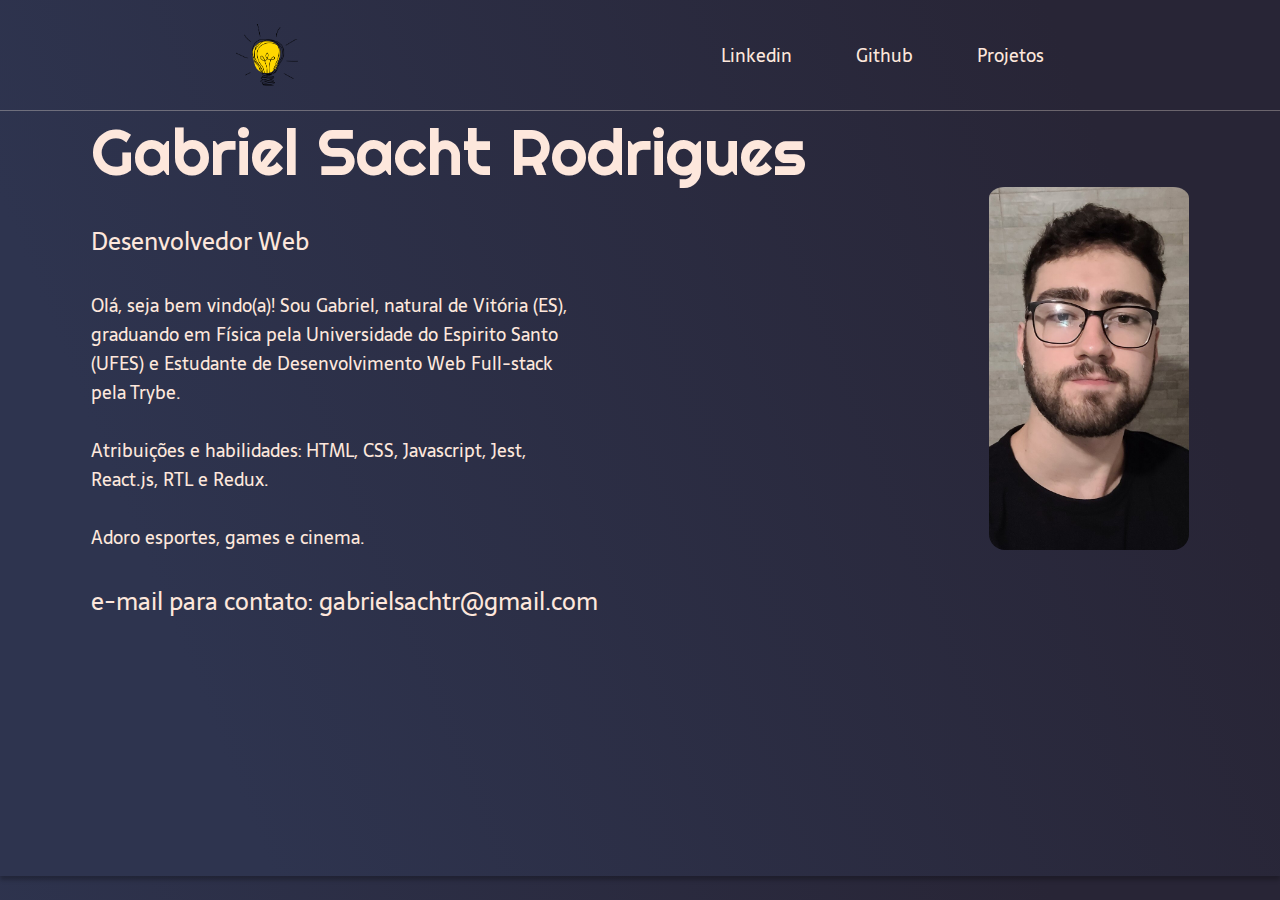
<file: index.html>
<!DOCTYPE html>
<html lang="pt-BR">
<head>
    <meta charset="UTF-8">
    <meta name="viewport" content="width=device-width, initial-scale=1.0">
    <title>Gabriel Sacht Rodrigues</title>
    <link rel="stylesheet" href="./css/style.css">
    <link rel="preconnect" href="https://fonts.googleapis.com">
    <link rel="preconnect" href="https://fonts.gstatic.com" crossorigin>
    <link href="https://fonts.googleapis.com/css2?family=Righteous&family=Sarala&display=swap" rel="stylesheet">
</head>
<body>
    <header class="cabecalho">
        <img src="./img/wing.png" class="cabecalho-logo" alt="Logo web">
        <nav class="cabecalho-navegacao">
            <a href="https://www.linkedin.com/in/gabrielsacht/" target="_blank" class="cabecalho-navegacao-item">Linkedin</a>
            <a href="https://github.com/gabrielsacht" target="_blank" class="cabecalho-navegacao-item">Github</a>
            <a href="https://gabrielsacht.github.io/Portifolio/projetos/index.html" class="cabecalho-navegacao-item">Projetos</a>
        </nav>
    </header>

    <main class="container">
        <section class="container-main">
            <div class="container-main-titulo">
                <h1 class="container-main-titulo-primario">Gabriel Sacht Rodrigues</h1>
                <h2 class="container-main-titulo-subtitulo">Desenvolvedor Web</h2>
                <p class="container-main-paragrafo">Olá, seja bem vindo(a)!

                    Sou Gabriel, natural de Vitória (ES), graduando em Física pela Universidade do Espirito Santo (UFES) e Estudante de Desenvolvimento Web Full-stack pela Trybe. 
                    
                    <br><br>Atribuições e habilidades: HTML, CSS, Javascript, Jest, React.js, RTL e Redux. 
                    
                    <br><br>Adoro esportes, games e cinema.</p>
                <h2 class="container-main-titulo-subtitulo">
                    e-mail para contato: gabrielsachtr@gmail.com
                </h2>
            </div>
            <img src="./img/minha_foto.jpg" class="container-main-imagem" alt="Imagem">
        </section> 
    </main>
</body>
</html>
</file>
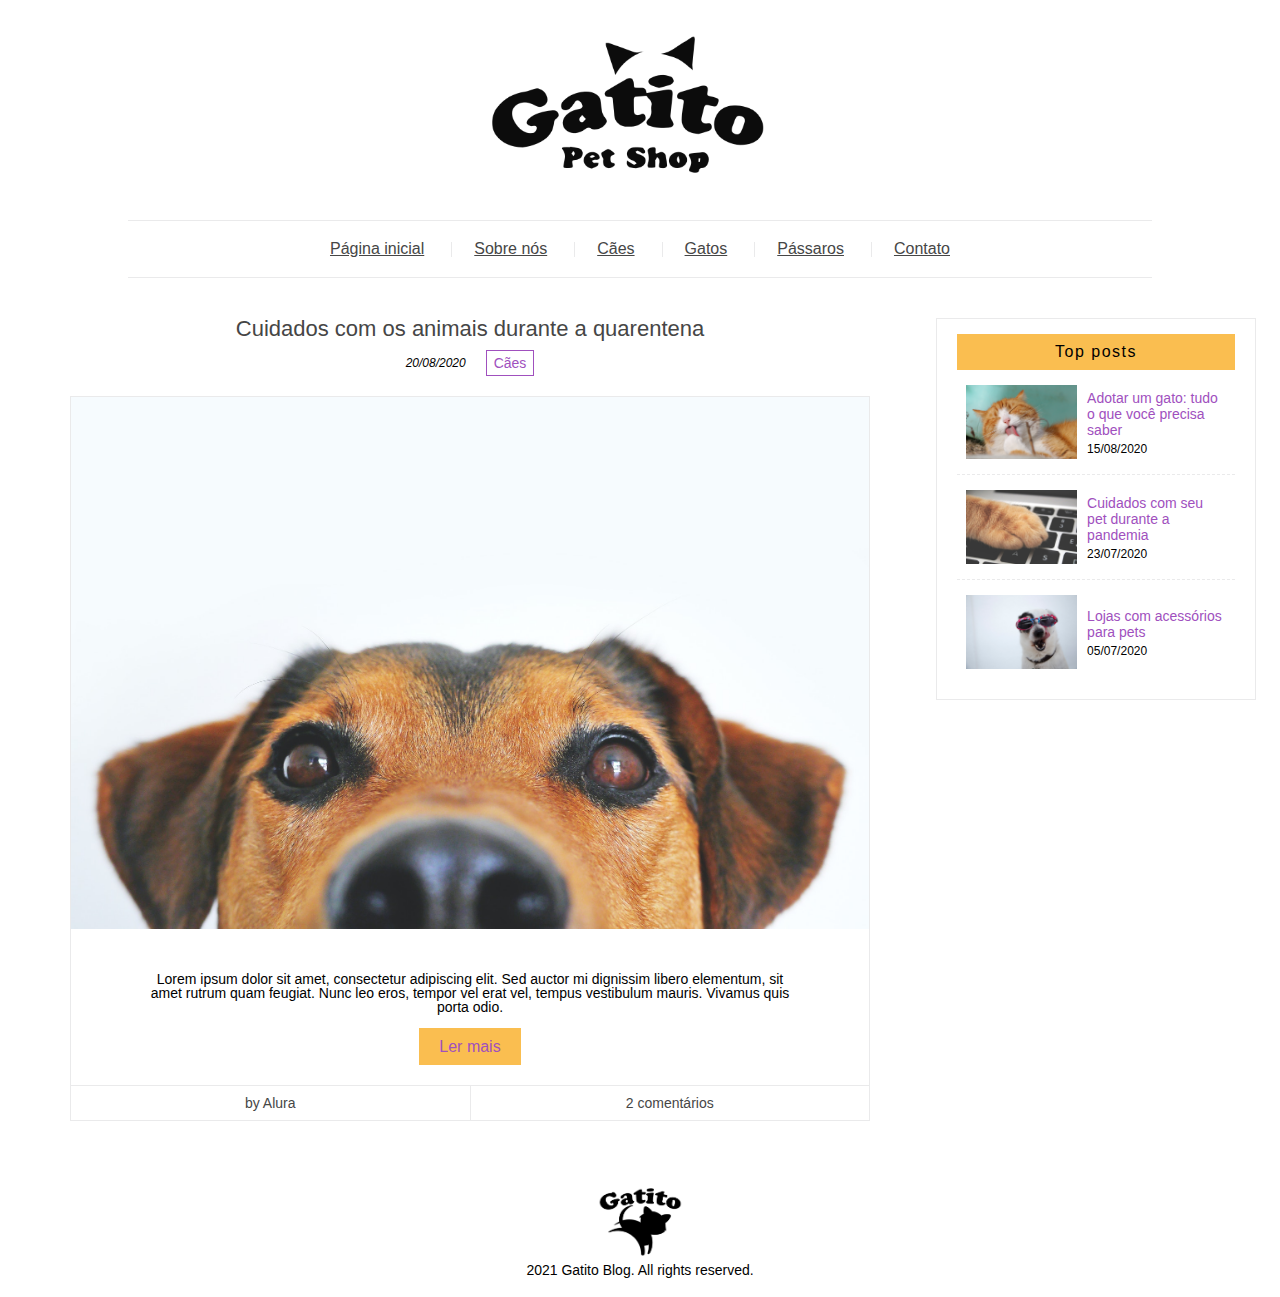
<file: blog_gatito_sass/index.html>
<!DOCTYPE html>
<html>
<head>
    <meta charset="UTF-8">
    <meta name="viewport" content="width=device-width, initial-scale=1.0">
    <meta http-equiv="X-UA-Compatible" content="ie=edge">
    <title>Gatito Petshop</title>
    <link rel="stylesheet" href="css/reset.css">
    <link rel="stylesheet" href="css/style.css">
</head>
<body>
    <header class="header">
        <figure class="header__logo">
            <img src="assets/img/logo.png" alt="Logo" class="header__img">
        </figure>
        <nav class="header__menu menu">
            <ul class="menu__list">
                <li class="menu__links"><a href="index.html" class="menu__link">Página inicial</a></li>
                <li class="menu__links"><a href="about.html" class="menu__link">Sobre nós</a></li>
                <li class="menu__links"><a href="collection.html" class="menu__link">Cães</a></li>
                <li class="menu__links"><a href="collection.html" class="menu__link">Gatos</a></li>
                <li class="menu__links"><a href="collection.html" class="menu__link">Pássaros</a></li>
                <li class="menu__links"><a href="contact.html" class="menu__link">Contato</a></li>
            </ul>
        </nav>
    </header>

    <main class="main">
        <div class="main__content">
            <article class="main__post">
                <a href="article.html" class="main__title">Cuidados com os animais durante a quarentena</a>
                <div class="main__subtitle">
                    <p class="main__date">20/08/2020</p>
                    <span class="main__tag">Cães</span>
                </div>
                <div class="main__details">
                    <img src="assets/img/dog.jpg" alt="Cachorro" class="main__img" />
                    <p class="main__description">Lorem ipsum dolor sit amet, consectetur adipiscing elit. Sed auctor mi dignissim libero elementum, sit amet rutrum quam feugiat. Nunc leo eros, tempor vel erat vel, tempus vestibulum mauris. Vivamus quis porta odio.</p>
                    <a href="#" class="main__btn">Ler mais</a>
                    <div class="main__info">
                        <div class="main__author">
                            <p class="main__p">by Alura</p>
                        </div>
                        <div class="main__comments">
                            <a href="#" class="main__a">2 comentários</a>
                        </div>
                    </div>
                </div>
            </article>
        </div>
        <div class="main__sidebar sidebar">
            <aside class="sidebar__top">
                <p class="sidebar__title">Top posts</p>
                <ul class="sidebar__posts">
                    <li class="sidebar__list">
                        <img src="assets/img/cat.jpg" alt="Gato" class="sidebar__img" />
                        <div class="sidebar__details">
                            <a href="article.html" class="sidebar__post-title">Adotar um gato: tudo o que você precisa saber</a>
                            <p class="sidebar__post-date">15/08/2020</p>
                        </div>
                    </li>
                    <li class="sidebar__list">
                        <img src="assets/img/pc.jpg" alt="Pc" class="sidebar__img" />
                        <div class="sidebar__details">
                            <a href="article.html" class="sidebar__post-title">Cuidados com seu pet durante a pandemia</a>
                            <p class="sidebar__post-date">23/07/2020</p>
                        </div>
                    </li>
                    <li class="sidebar__list">
                        <img src="assets/img/sun.jpg" alt="Lojas" class="sidebar__img" />
                            <div class="sidebar__details">
                                <a href="article.html" class="sidebar__post-title">Lojas com acessórios para pets</a>
                                <p class="sidebar__post-date">05/07/2020</p>
                            </div>
                    </li>
                </ul>
            </aside>
        </div>
    </main>

    <footer class="footer">
        <img src="assets/img/footer-logo.png" alt="Footer logo" class="footer__logo" />
        <p class="footer__txt">2021 Gatito Blog. All rights reserved.</p>
    </footer>
    
</body>
</html>
</file>
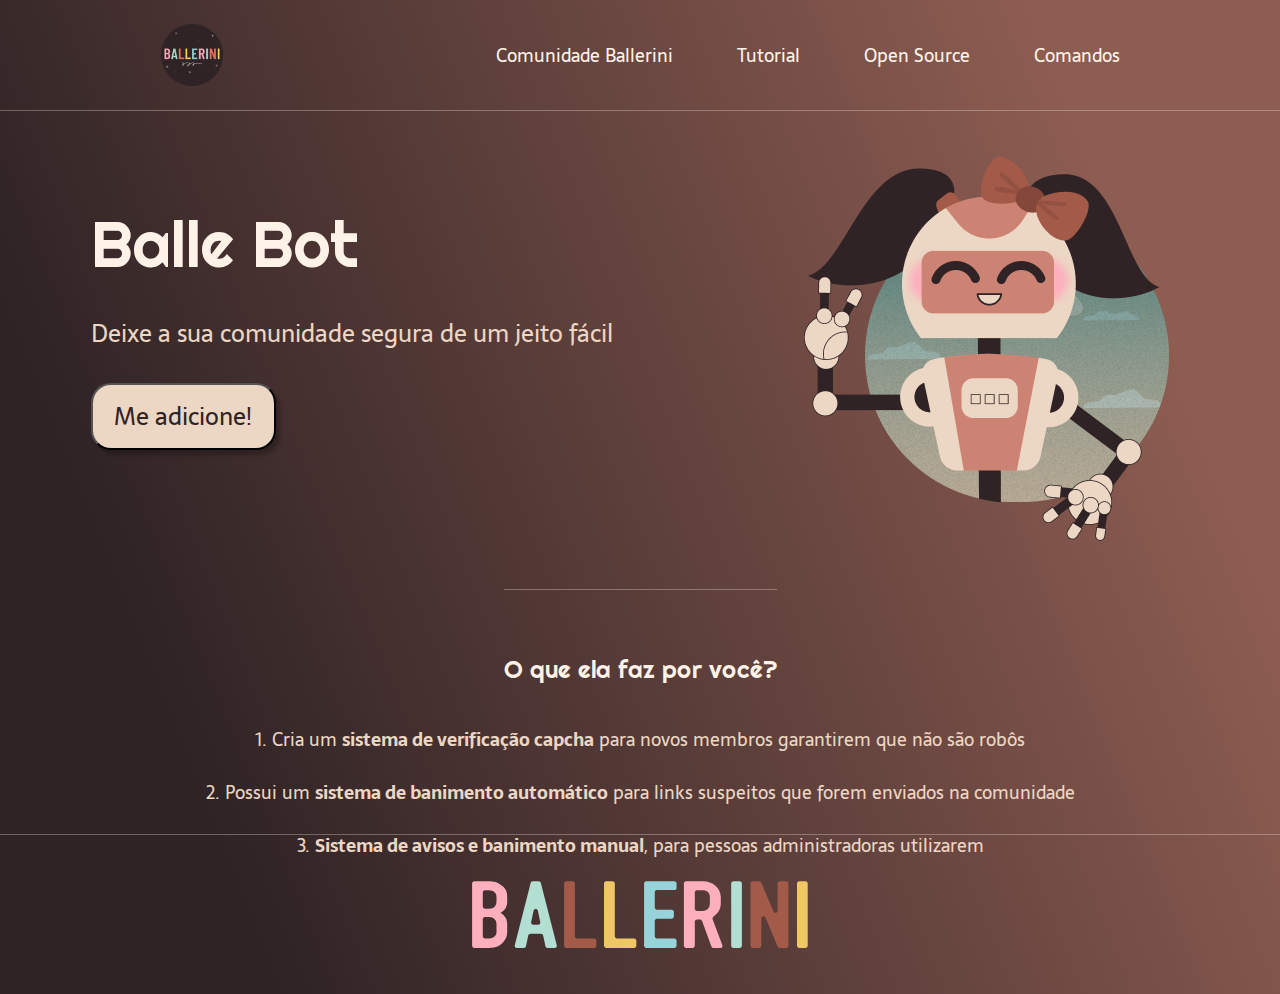
<file: landing_page/index.html>
<!DOCTYPE html>
<html lang="pt-BR">
<head>
    <meta charset="UTF-8">
    <meta name="viewport" content="width=device-width, initial-scale=1.0">
    <title>Balle bot - Modere sua comunidade do discord</title>
    <link rel="stylesheet" href="./css/style.css">
    <link rel="preconnect" href="https://fonts.googleapis.com">
    <link rel="preconnect" href="https://fonts.gstatic.com" crossorigin>
    <link href="https://fonts.googleapis.com/css2?family=Righteous&family=Sarala&display=swap" rel="stylesheet">
</head>
<body>
    <header class="cabecalho">
        <img src="./img/logo.png" class="cabecalho-logo" alt="Logo comunidade Ballerini">
        <nav class="cabecalho-navegacao">
            <a href="https://discord.com/invite/wagxzStdcR" target="_blank" class="cabecalho-navegacao-item">Comunidade Ballerini</a>
            <a href="" class="cabecalho-navegacao-item">Tutorial</a>
            <a href="" class="cabecalho-navegacao-item">Open Source</a>
            <a href="" class="cabecalho-navegacao-item">Comandos</a>
        </nav>
    </header>

    <main class="container">
        <section class="container-main">
            <div class="container-main-titulo">
                <h1 class="container-main-titulo-primario">Balle Bot</h1>
                <h2 class="container-main-titulo-subtitulo">Deixe a sua comunidade segura de um jeito fácil</h2>
                <button class="container-main-titulo-botao">Me adicione!</button>
            </div>

            <img src="./img/balle_img.png" class="container-main-imagem" alt="Imagem Bot Balle">
        </section> 

        <section class="container-secundario">
            <h3 class="container-secundario-titulo">
                O que ela faz por você?
            </h3>
            <p class="container-secundario-paragrafo">
                1. Cria um <strong>sistema de verificação capcha</strong> para novos membros garantirem que não são robôs
            </p>
            <p class="container-secundario-paragrafo">
                2. Possui um <strong>sistema de banimento automático</strong> para links suspeitos que forem enviados na comunidade
            </p>
            <p class="container-secundario-paragrafo">
                3. <strong>Sistema de avisos e banimento manual</strong>, para pessoas administradoras utilizarem
            </p>
        </section>
    </main>

    <footer class="rodape">
        <img src="./img/BALLERINI.svg" class="rodape-imagem" alt="imagem de rodapé BALLERINI">
    </footer>
</body>
</html>
</file>
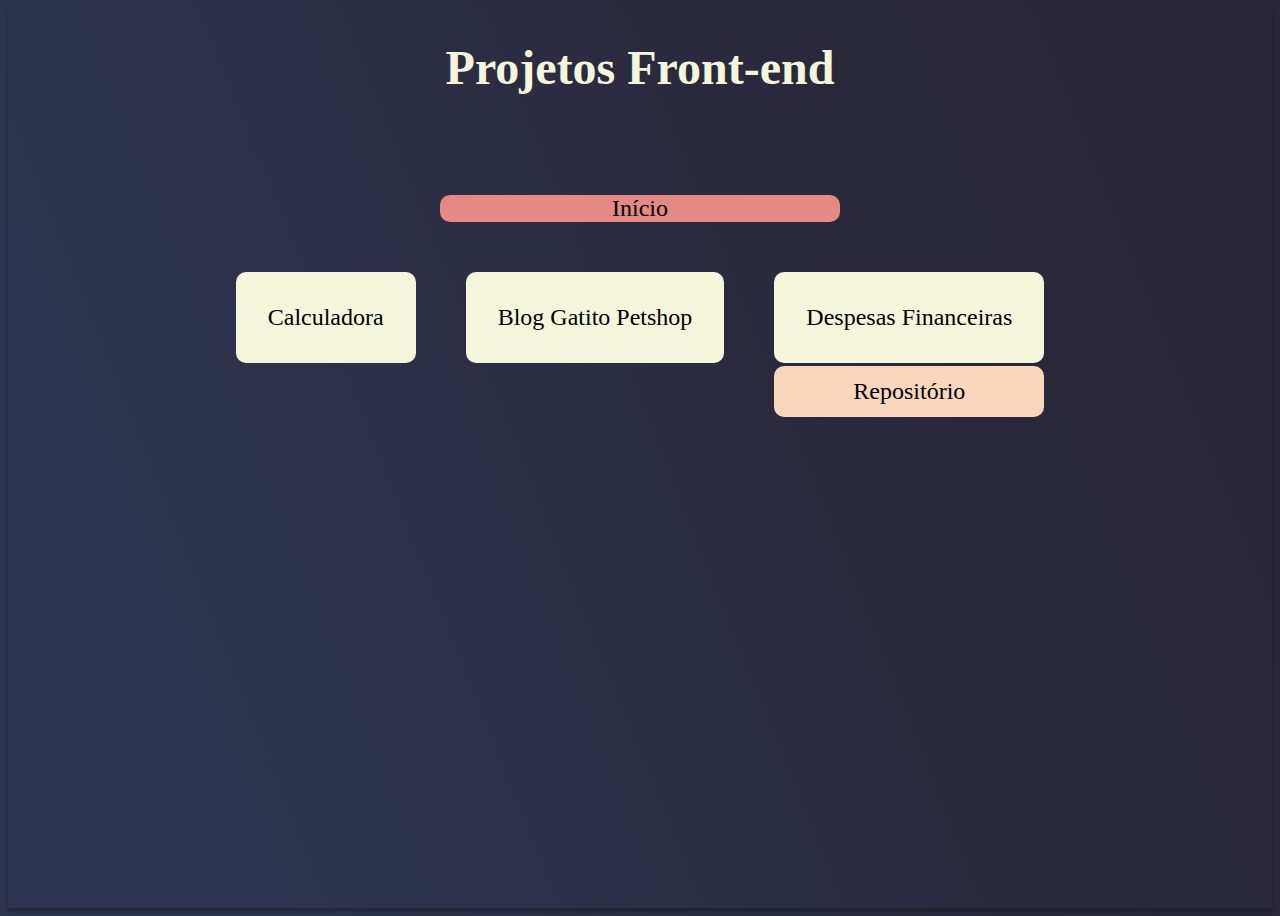
<file: projetos/index.html>
<!DOCTYPE html>
<html lang="pt-bt">
<head>
    <meta charset="UTF-8">
    <meta name="viewport" content="width=device-width, initial-scale=1.0">
    <title>portifólio</title>
    <style>
        body {
            background: linear-gradient(68.15deg, #2E344F 16.62%, #282536 85.61%);
            box-shadow: 0px 4px 4px rgba(0, 0, 0, 0.25);
            height: 100vh;
            font-family: Georgia, 'Times New Roman', Times, serif;
        }
        header {
          display: flex;
          flex-direction: column;
          align-items: center;
        }
        h1 {
          text-align: center;
          color: beige;
          font-size: 3rem;
          margin-bottom: 100px;
        }
        .itens {
          display: flex;
          flex-direction: row;
          justify-content: center;
          gap: 50px
        }
        .itens-card {
          display: flex;
          flex-direction: column;
          gap: 3px;
        }
        .link {
          text-align: center;
          background-color: beige;
          padding: 32px;
          border-radius: 10px;
          text-decoration: none;
          color: black;
          font-size: 1.5rem;
        }
        .link-secondary {
          text-align: center;
          background-color: #FAD6BD;
          padding: 12px;
          border-radius: 10px;
          text-decoration: none;
          color: black;
          font-size: 1.5rem;
        }
        .link-home {
          border-radius: 10px;
          width: 400px;
          text-align: center;
          background-color: #E48984;
          text-decoration: none;
          color: black;
          font-size: 1.5rem;
          margin-bottom: 50px;
        }
    </style>
</head>
<body>
    <header>
      <h1>Projetos Front-end</h1>
      <a class="link-home" href="https://gabrielsacht.github.io/Portifolio/" >Início</a>
    </header>
    
    <div class="itens">
      <div class="itens-card">
        <a class="link" href="https://gabrielsacht.github.io/Portifolio/projetos/calculadora/calculadora.html" target="_blank">Calculadora</a>
      </div>
      <div class="itens-card">
        <a class="link" href="https://gabrielsacht.github.io/Portifolio/projetos/blog_gatito_sass/index.html" target="_blank">Blog Gatito Petshop</a>
      </div>
      <div class="itens-card">
        <a class="link" href="https://gabrielsacht.github.io/trybewallet/" target="_blank">Despesas Financeiras</a>
        <a class="link-secondary" href="https://github.com/gabrielsacht/trybewallet" target="_blank">Repositório</a>
      </div>     
      
    </div>
</body>
</html>
</file>
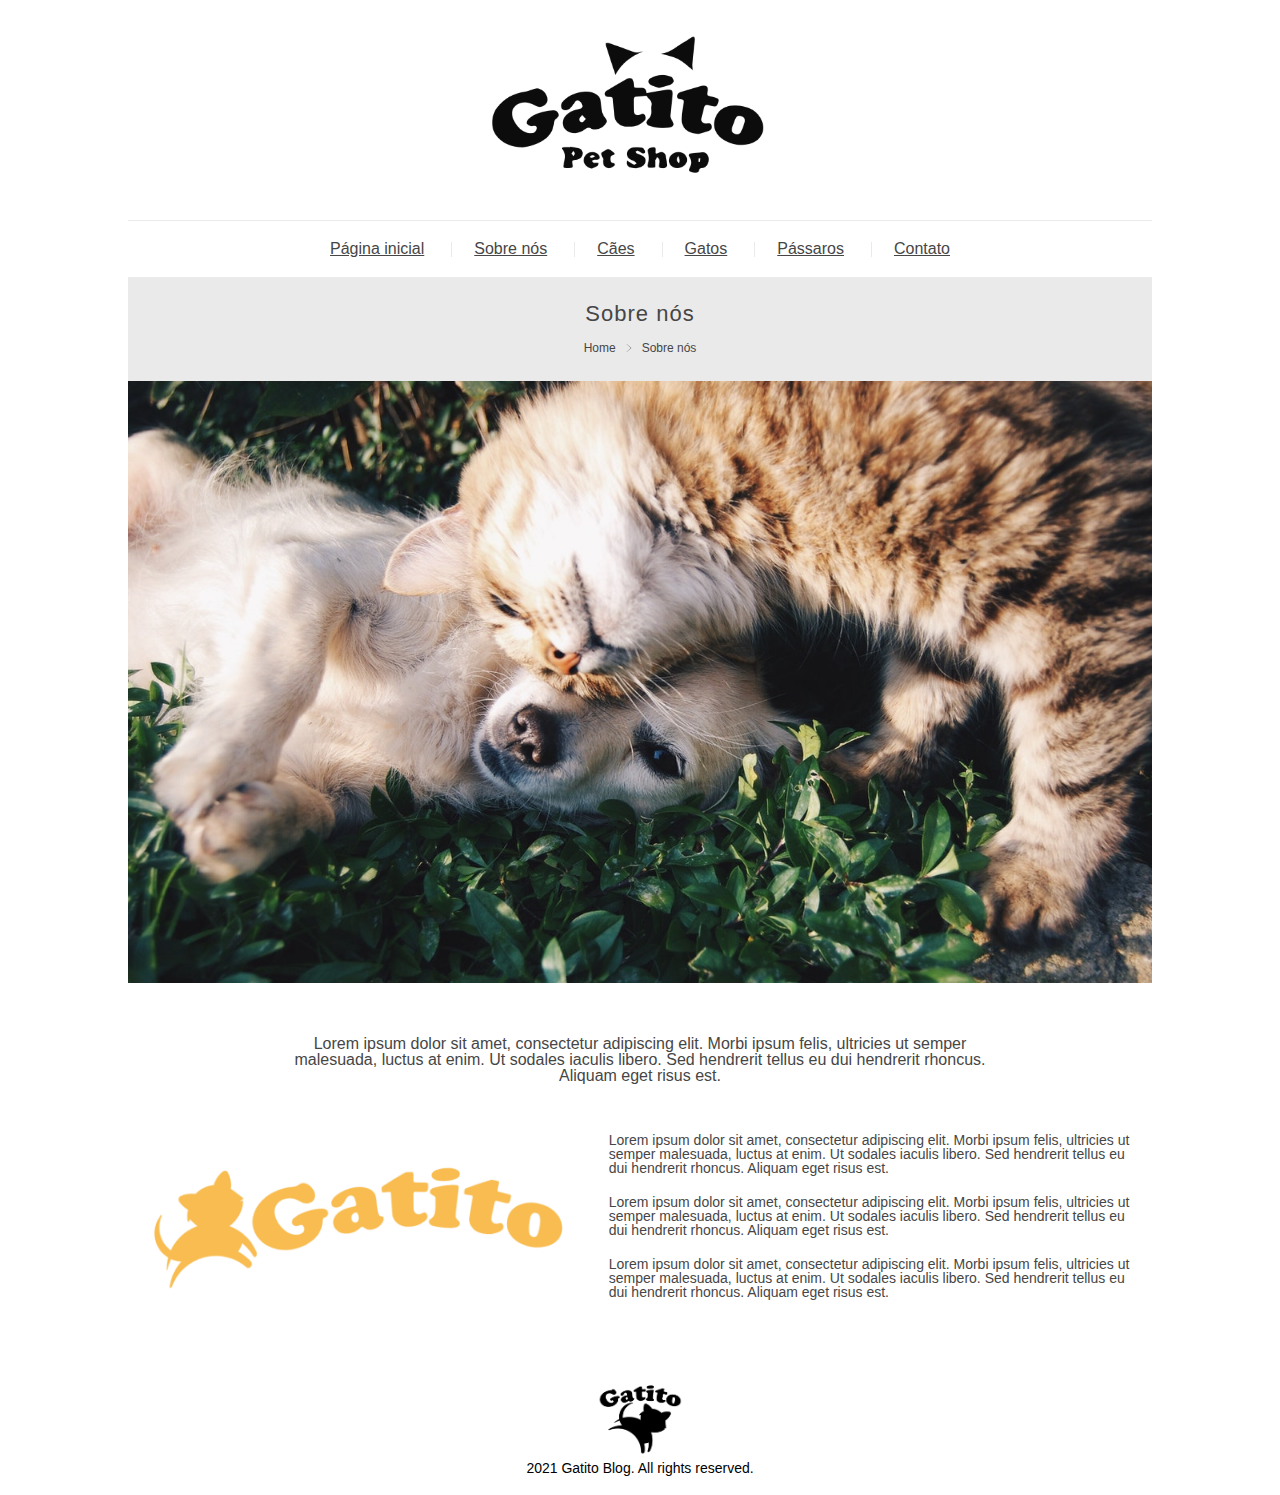
<file: blog_gatito_sass/about.html>
<!DOCTYPE html>
<html>
<head>
    <meta charset="UTF-8">
    <meta name="viewport" content="width=device-width, initial-scale=1.0">
    <meta http-equiv="X-UA-Compatible" content="ie=edge">
    <title>Gatito Petshop</title>
    <link rel="stylesheet" href="css/reset.css">
    <link rel="stylesheet" href="css/style.css">
</head>
<body>
    <header class="header">
        <figure class="header__logo">
            <img src="assets/img/logo.png" alt="Logo" class="header__img">
        </figure>
        <nav class="header__menu menu">
            <ul class="menu__list">
                <li class="menu__links"><a href="index.html" class="menu__link">Página inicial</a></li>
                <li class="menu__links"><a href="about.html" class="menu__link">Sobre nós</a></li>
                <li class="menu__links"><a href="collection.html" class="menu__link">Cães</a></li>
                <li class="menu__links"><a href="collection.html" class="menu__link">Gatos</a></li>
                <li class="menu__links"><a href="collection.html" class="menu__link">Pássaros</a></li>
                <li class="menu__links"><a href="contact.html" class="menu__link">Contato</a></li>
            </ul>
        </nav>
    </header>
    
    <article class="about">
        <div class="about__title">
            <h1 class="about__h1">Sobre nós</h1>
            <div class="about__breadcrumb breadcrumb">
                <a href="index.html" class="breadcrumb__link">Home</a>
                <img src="assets/img/arrow.svg" alt="Seta" class="breadcrumb__img" />
                <a href="about.html" class="breadcrumb__link">Sobre nós</a>
            </div>
        </div>
        <div class="about__content">
            <img src="assets/img/dog-cat.jpg" alt="Dog and cat" class="about__img" />
            <p class="about__intro">Lorem ipsum dolor sit amet, consectetur adipiscing elit. Morbi ipsum felis, ultricies ut semper malesuada, luctus at enim. Ut sodales iaculis libero. Sed hendrerit tellus eu dui hendrerit rhoncus. Aliquam eget risus est.</p>
            <div class="about__split">
                <img src="assets/img/about.png" alt="Gatito" class="about__img-description" />
                <div class="about__txt">
                    <p class="about__p">Lorem ipsum dolor sit amet, consectetur adipiscing elit. Morbi ipsum felis, ultricies ut semper malesuada, luctus at enim. Ut sodales iaculis libero. Sed hendrerit tellus eu dui hendrerit rhoncus. Aliquam eget risus est.</p>
                    <p class="about__p">Lorem ipsum dolor sit amet, consectetur adipiscing elit. Morbi ipsum felis, ultricies ut semper malesuada, luctus at enim. Ut sodales iaculis libero. Sed hendrerit tellus eu dui hendrerit rhoncus. Aliquam eget risus est.</p>
                    <p class="about__p">Lorem ipsum dolor sit amet, consectetur adipiscing elit. Morbi ipsum felis, ultricies ut semper malesuada, luctus at enim. Ut sodales iaculis libero. Sed hendrerit tellus eu dui hendrerit rhoncus. Aliquam eget risus est.</p>
                </div>
            </div>
        </div>
    </article>

    <footer class="footer">
        <img src="assets/img/footer-logo.png" alt="Footer logo" class="footer__logo" />
        <p class="footer__txt">2021 Gatito Blog. All rights reserved.</p>
    </footer>
    
</body>
</html>
</file>
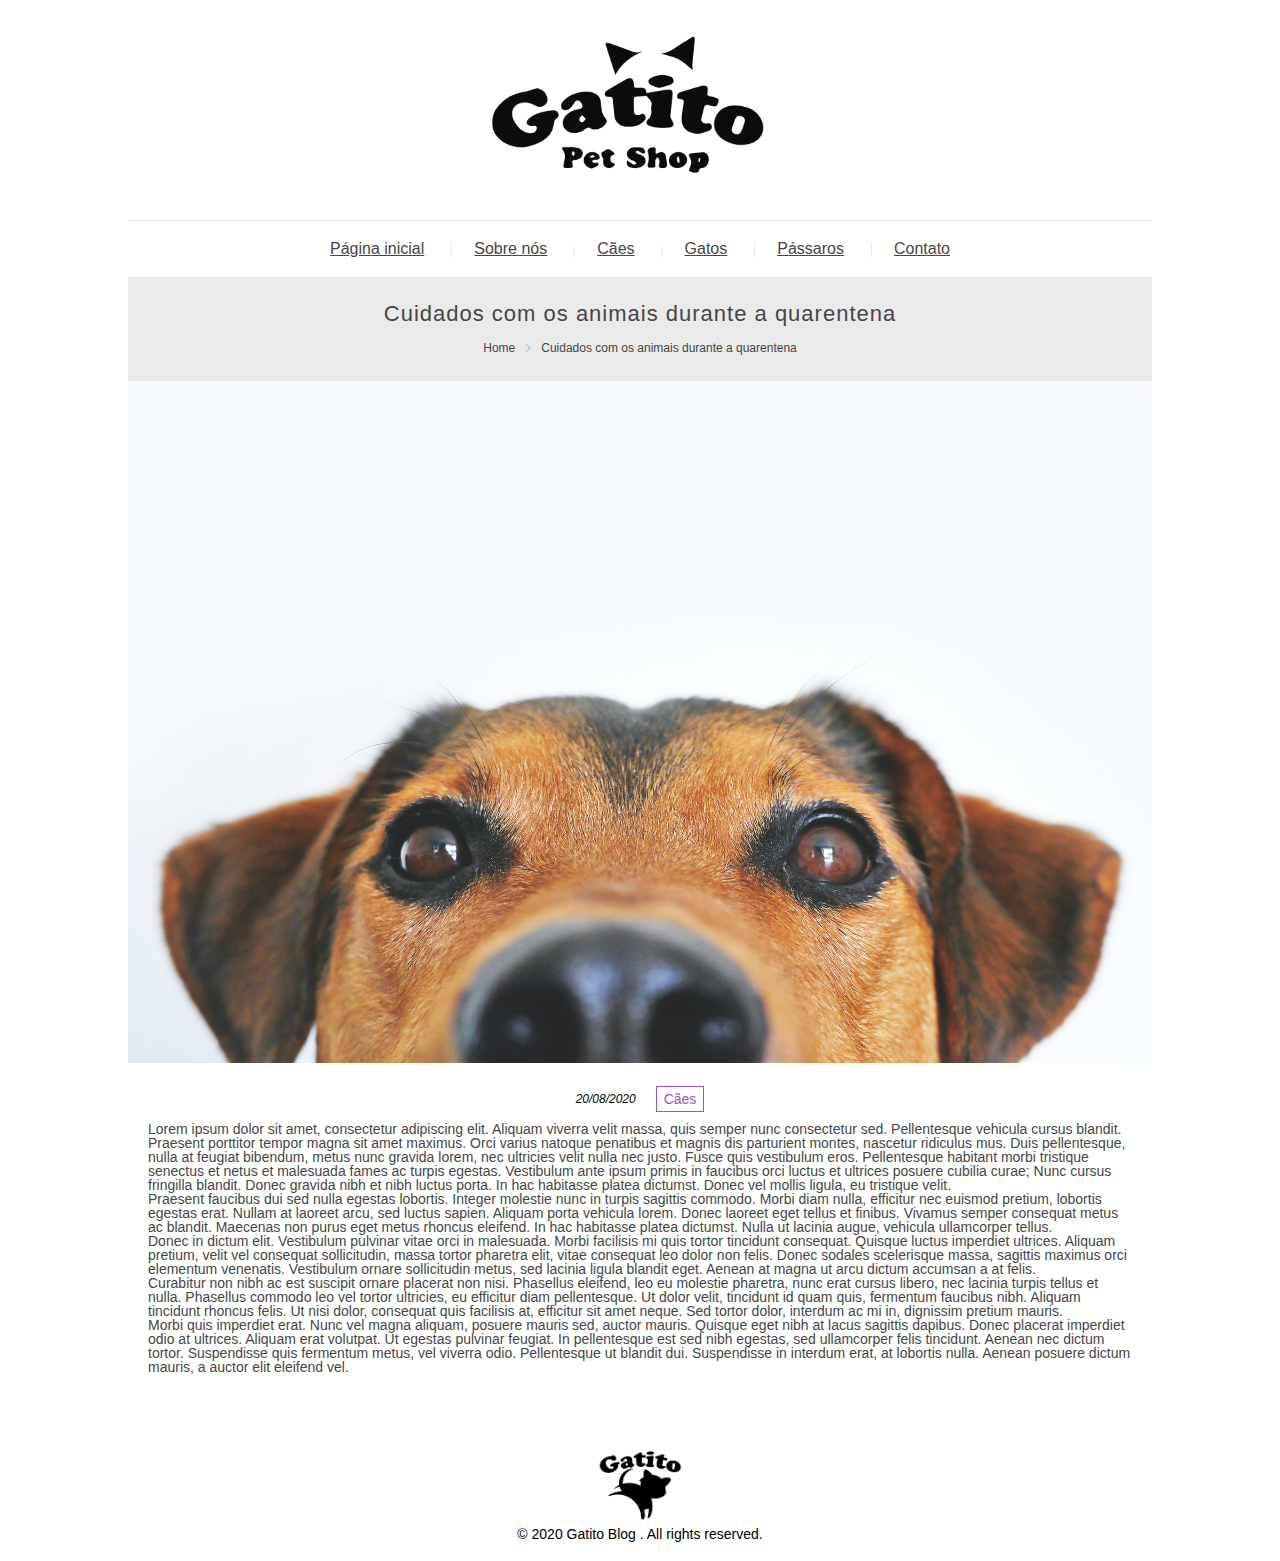
<file: blog_gatito_sass/article.html>
<!DOCTYPE html>
<html>
    <head>
        <title>Gatito PetShop</title>
        <meta name="viewport" content="width=device-width, initial-scale=1" />
        <link rel="stylesheet" href="css/style.css">
        <link rel="stylesheet" href="css/reset.css">
    </head>
<body>
    <header class="header">
        <figure class="header__logo">
            <img src="assets/img/logo.png" alt="Logo" class="header__img" />
        </figure>
        <nav class="header__menu menu">
            <ul class="menu__list">
                <li class="menu__links"><a href="index.html" class="menu__link">Página inicial</a></li>
                <li class="menu__links"><a href="about.html" class="menu__link">Sobre nós</a></li>
                <li class="menu__links"><a href="collection.html" class="menu__link">Cães</a></li>
                <li class="menu__links"><a href="collection.html" class="menu__link">Gatos</a></li>
                <li class="menu__links"><a href="collection.html" class="menu__link">Pássaros</a></li>
                <li class="menu__links"><a href="contact.html" class="menu__link">Contato</a></li>
            </ul>
        </nav>
    </header>
            
    <article class="article">
        <div class="article__title">
            <h1 class="article__h1">Cuidados com os animais durante a quarentena</h1>
            <div class="article__breadcrumb breadcrumb">
                <a href="index.html" class="breadcrumb__link">Home</a>
                <img src="assets/img/arrow.svg" alt="Seta" class="breadcrumb__img" />
                <a href="article.html" class="breadcrumb__link">Cuidados com os animais durante a quarentena</a>
            </div>
        </div>
        <img src="assets/img/dog.jpg" alt="Cachorro" class="article__img" />
        <div class="article__details">
            <span class="article__date">20/08/2020</span>
            <span class="article__tag">Cães</span>
        </div>
        <div class="article__content">
            <p>Lorem ipsum dolor sit amet, consectetur adipiscing elit. Aliquam viverra velit massa, quis semper nunc consectetur sed. Pellentesque vehicula cursus blandit. Praesent porttitor tempor magna sit amet maximus. Orci varius natoque penatibus et magnis dis parturient montes, nascetur ridiculus mus. Duis pellentesque, nulla at feugiat bibendum, metus nunc gravida lorem, nec ultricies velit nulla nec justo. Fusce quis vestibulum eros. Pellentesque habitant morbi tristique senectus et netus et malesuada fames ac turpis egestas. Vestibulum ante ipsum primis in faucibus orci luctus et ultrices posuere cubilia curae; Nunc cursus fringilla blandit. Donec gravida nibh et nibh luctus porta. In hac habitasse platea dictumst. Donec vel mollis ligula, eu tristique velit.</p>

            <p>Praesent faucibus dui sed nulla egestas lobortis. Integer molestie nunc in turpis sagittis commodo. Morbi diam nulla, efficitur nec euismod pretium, lobortis egestas erat. Nullam at laoreet arcu, sed luctus sapien. Aliquam porta vehicula lorem. Donec laoreet eget tellus et finibus. Vivamus semper consequat metus ac blandit. Maecenas non purus eget metus rhoncus eleifend. In hac habitasse platea dictumst. Nulla ut lacinia augue, vehicula ullamcorper tellus.</p>
                    
            <p>Donec in dictum elit. Vestibulum pulvinar vitae orci in malesuada. Morbi facilisis mi quis tortor tincidunt consequat. Quisque luctus imperdiet ultrices. Aliquam pretium, velit vel consequat sollicitudin, massa tortor pharetra elit, vitae consequat leo dolor non felis. Donec sodales scelerisque massa, sagittis maximus orci elementum venenatis. Vestibulum ornare sollicitudin metus, sed lacinia ligula blandit eget. Aenean at magna ut arcu dictum accumsan a at felis.</p>
                    
            <p>Curabitur non nibh ac est suscipit ornare placerat non nisi. Phasellus eleifend, leo eu molestie pharetra, nunc erat cursus libero, nec lacinia turpis tellus et nulla. Phasellus commodo leo vel tortor ultricies, eu efficitur diam pellentesque. Ut dolor velit, tincidunt id quam quis, fermentum faucibus nibh. Aliquam tincidunt rhoncus felis. Ut nisi dolor, consequat quis facilisis at, efficitur sit amet neque. Sed tortor dolor, interdum ac mi in, dignissim pretium mauris.</p>
                    
            <p>Morbi quis imperdiet erat. Nunc vel magna aliquam, posuere mauris sed, auctor mauris. Quisque eget nibh at lacus sagittis dapibus. Donec placerat imperdiet odio at ultrices. Aliquam erat volutpat. Ut egestas pulvinar feugiat. In pellentesque est sed nibh egestas, sed ullamcorper felis tincidunt. Aenean nec dictum tortor. Suspendisse quis fermentum metus, vel viverra odio. Pellentesque ut blandit dui. Suspendisse in interdum erat, at lobortis nulla. Aenean posuere dictum mauris, a auctor elit eleifend vel.</p>
        </div>
    </article>

    <footer class="footer">
        <img src="assets/img/footer-logo.png" alt="Footer logo" class="footer__logo" />
        <p class="footer__txt">© 2020 Gatito Blog . All rights reserved.</p>
    </footer>
</body>
</html>
</file>
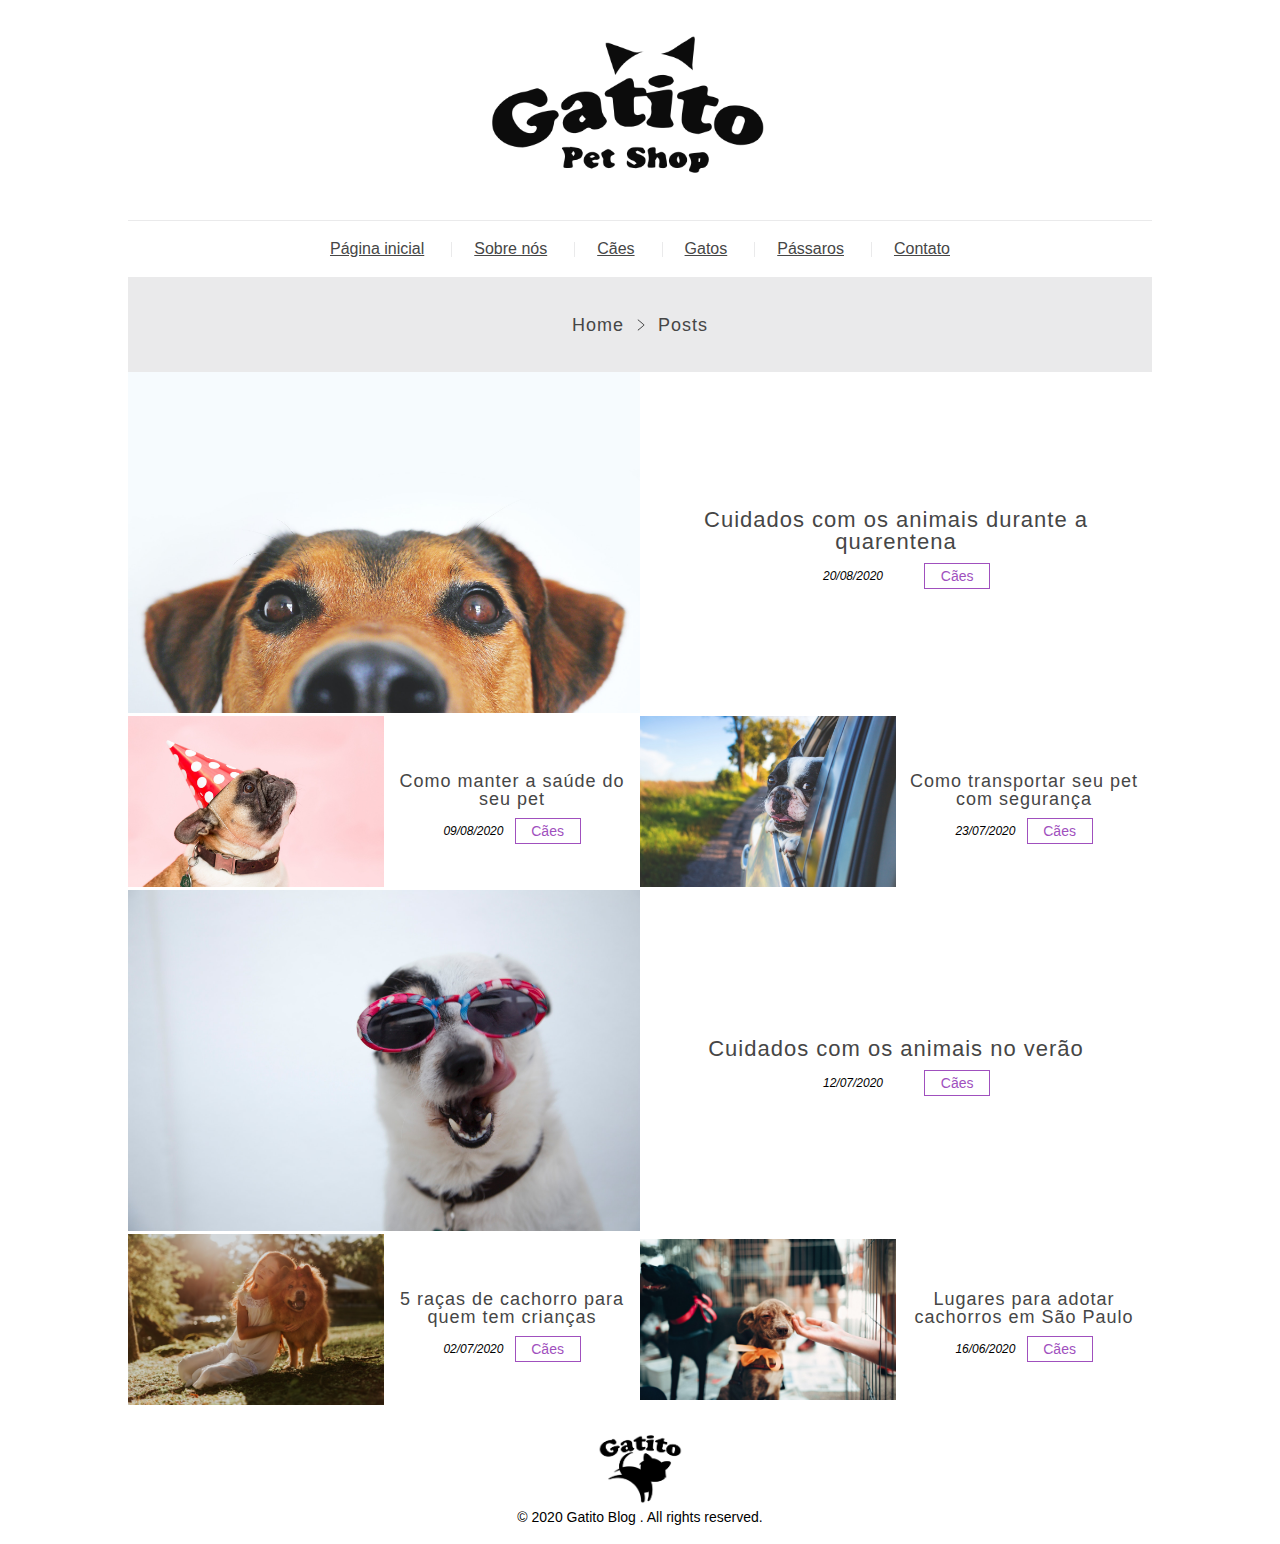
<file: blog_gatito_sass/collection.html>
<!DOCTYPE html>
<html>
    <head>
        <title>Gatito PetShop</title>
        <meta name="viewport" content="width=device-width, initial-scale=1" />
        <link rel="stylesheet" href="css/style.css">
        <link rel="stylesheet" href="css/reset.css">
    </head>
<body>

    <header class="header">
        <figure class="header__logo">
            <img src="assets/img/logo.png" alt="Logo" class="header__img" />
        </figure>
        <nav class="header__menu menu">
            <ul class="menu__list">
                <li class="menu__links"><a href="index.html" class="menu__link">Página inicial</a></li>
                <li class="menu__links"><a href="about.html" class="menu__link">Sobre nós</a></li>
                <li class="menu__links"><a href="collection.html" class="menu__link">Cães</a></li>
                <li class="menu__links"><a href="collection.html" class="menu__link">Gatos</a></li>
                <li class="menu__links"><a href="collection.html" class="menu__link">Pássaros</a></li>
                <li class="menu__links"><a href="contact.html" class="menu__link">Contato</a></li>
            </ul>
        </nav>
    </header>
    <div class="collection">
        <div class="collection__breadcrumb breadcrumb">
            <a href="index.html" class="breadcrumb__link">Home</a>
            <img src="assets/img/arrow.svg" alt="Seta" class="breadcrumb__img" />
            <a href="collection.html" class="breadcrumb__link">Posts</a>
        </div>
        <div class="collection__post">
            <figure class="collection__figure">
                <img src="assets/img/dog.jpg" alt="Cachorro" class="collection__img" />
            </figure>
            <div class="collection__about">
                <a href="article.html" class="collection__title">Cuidados com os animais durante a quarentena</a>
                <p class="collection__date">20/08/2020</p>
                <span class="collection__tag">Cães</span>
            </div>
        </div>
        <div class="collection__post half">
            <figure class="collection__figure">
                <img src="assets/img/party.jpg" alt="Cachorro festa" class="collection__img" />
            </figure>
            <div class="collection__about">
                <a href="article.html" class="collection__title half">Como manter a saúde do seu pet</a>
                <p class="collection__date">09/08/2020</p>
                <span class="collection__tag">Cães</span>
            </div>
        </div>
        <div class="collection__post half">
            <figure class="collection__figure">
                <img src="assets/img/car.jpg" alt="Cachorro carro" class="collection__img" />
            </figure>
            <div class="collection__about">
                <a href="article.html" class="collection__title half">Como transportar seu pet com segurança</a>
                <p class="collection__date">23/07/2020</p>
                <span class="collection__tag">Cães</span>
            </div>
        </div>
        <div class="collection__post">
            <figure class="collection__figure">
                <img src="assets/img/sun.jpg" alt="Cachorro oculos" class="collection__img" />
            </figure>
            <div class="collection__about">
                <a href="article.html" class="collection__title">Cuidados com os animais no verão</a>
                <p class="collection__date">12/07/2020</p>
                <span class="collection__tag">Cães</span>
            </div>
        </div>
        <div class="collection__post half">
            <figure class="collection__figure">
                <img src="assets/img/kid.jpg" alt="Cachorro e criança" class="collection__img" />
            </figure>
            <div class="collection__about">
                <a href="article.html" class="collection__title half">5 raças de cachorro para quem tem crianças</a>
                <p class="collection__date">02/07/2020</p>
                <span class="collection__tag">Cães</span>
            </div>
        </div>
        <div class="collection__post half">
            <figure class="collection__figure">
                <img src="assets/img/adopt.jpg" alt="Cachorro adotado" class="collection__img" />
            </figure>
            <div class="collection__about">
                <a href="article.html" class="collection__title half">Lugares para adotar cachorros em São Paulo</a>
                <p class="collection__date">16/06/2020</p>
                <span class="collection__tag">Cães</span>
            </div>
        </div>
    </div>

    <footer class="footer">
        <img src="assets/img/footer-logo.png" alt="Footer logo" class="footer__logo" />
        <p class="footer__txt">© 2020 Gatito Blog . All rights reserved.</p>
    </footer>

</body>
</html>
</file>
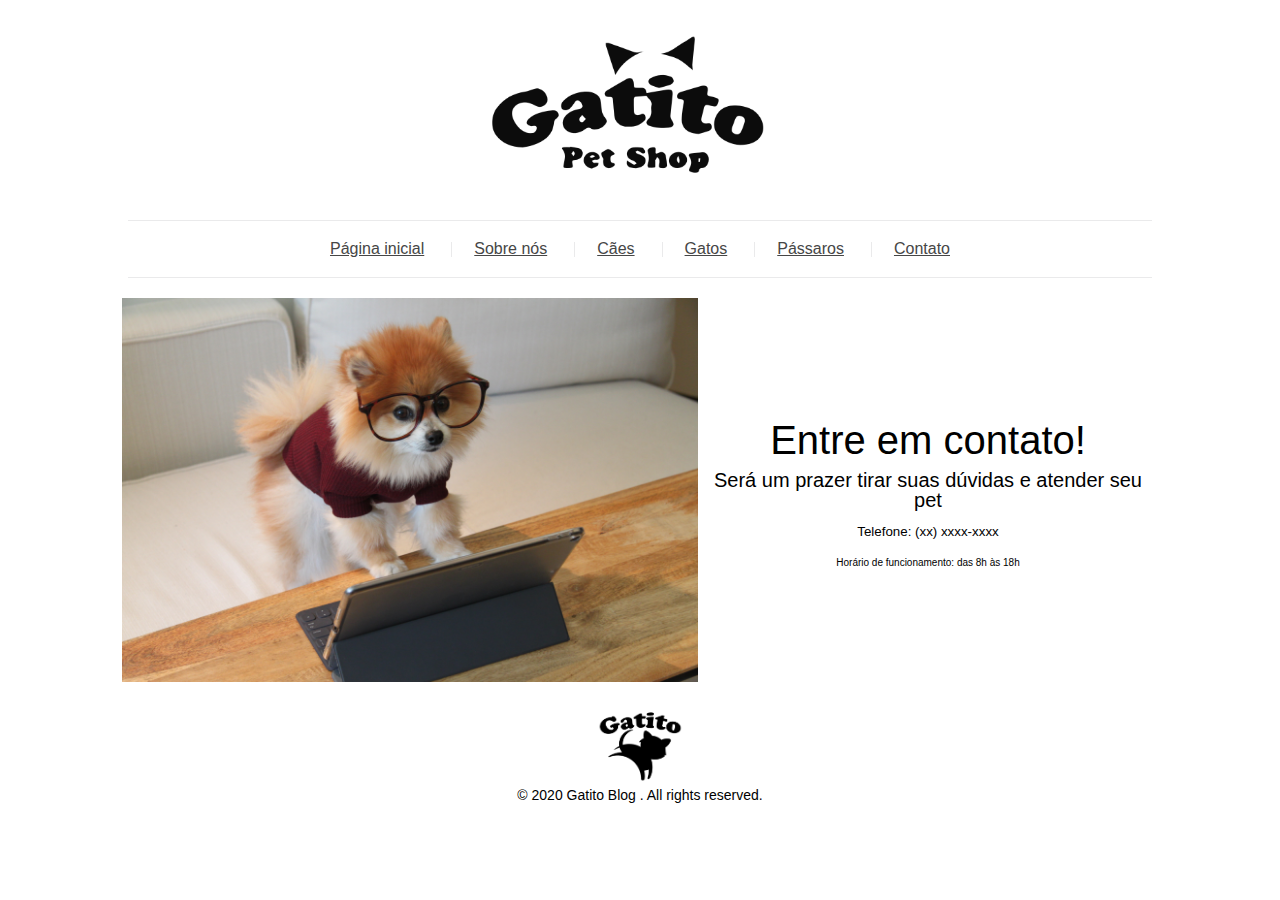
<file: blog_gatito_sass/contact.html>
<!DOCTYPE html>
<html>
    <head>
        <title>Gatito PetShop</title>
        <meta name="viewport" content="width=device-width, initial-scale=1" />
        <link rel="stylesheet" href="css/style.css">
        <link rel="stylesheet" href="css/reset.css">
    </head>
<body>
    <header class="header">
        <figure class="header__logo">
            <img src="assets/img/logo.png" alt="Logo" class="header__img" />
        </figure>
        <nav class="header__menu menu">
            <ul class="menu__list">
                <li class="menu__links"><a href="index.html" class="menu__link">Página inicial</a></li>
                <li class="menu__links"><a href="about.html" class="menu__link">Sobre nós</a></li>
                <li class="menu__links"><a href="collection.html" class="menu__link">Cães</a></li>
                <li class="menu__links"><a href="collection.html" class="menu__link">Gatos</a></li>
                <li class="menu__links"><a href="collection.html" class="menu__link">Pássaros</a></li>
                <li class="menu__links"><a href="contact.html" class="menu__link">Contato</a></li>
            </ul>
        </nav>
    </header>

    <div class="contact">
        <figure class="contact__figure">
            <img src="assets/img/contact.jpg" alt="Contato" class="contact__img" />
        </figure>
        <div class="contact__info">
            <p class="contact__p-1">Entre em contato!</p>
            <p class="contact__p-2">Será um prazer tirar suas dúvidas e atender seu pet</p>
            <p class="contact__p-3">Telefone: (xx) xxxx-xxxx </p>
            <p class="contact__p-4">Horário de funcionamento: das 8h às 18h</p>
        </div>
    </div>        

    <footer class="footer">
        <img src="assets/img/footer-logo.png" alt="Footer logo" class="footer__logo" />
        <p class="footer__txt">© 2020 Gatito Blog . All rights reserved.</p>
    </footer>
</body>
</html>
</file>
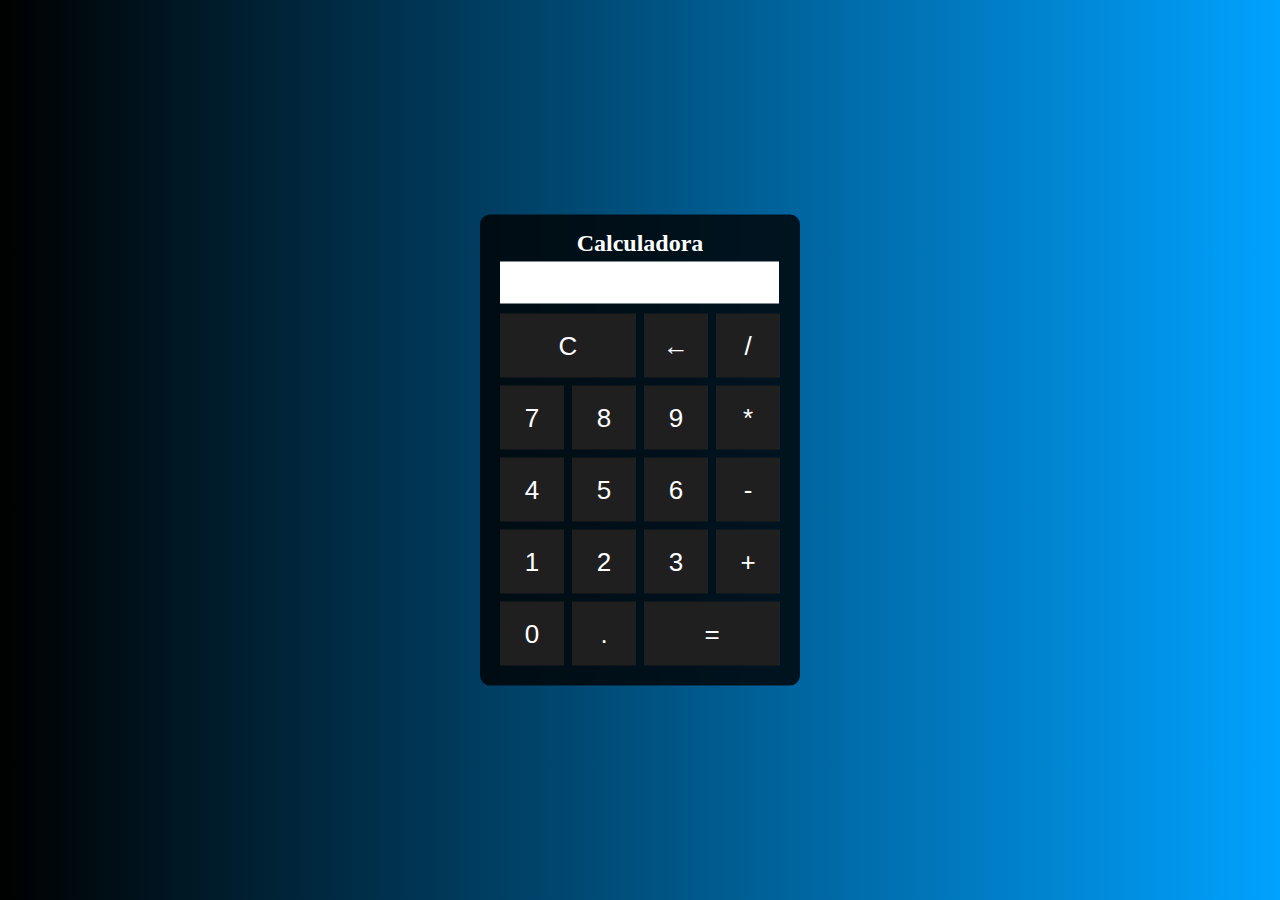
<file: calculadora/calculadora.html>
<!DOCTYPE html>
<html lang="pt-br">
<head>
    <meta charset="UTF-8">
    <meta name="viewport" content="width=device-width, initial-scale=1.0">
    <title>Calculadora</title>
    <link rel="stylesheet" href="style.css">
</head>
<body>
    <div class="estrutura">
        <!-- <h1 class="titulo"></h1> -->
        <div class="calculadora">
            <h2 style="text-align: center;">Calculadora</h2>
            <p id="resultado"></p>
            <table>
                <tr>
                    <td colspan="2"><button class="botao" style="width:136px;" onclick="erase()">C</button></td>
                    <td><button class="botao" onclick="apagar()">←</button></td>
                    <td><button class="botao" onclick="insert('/')">/</button></td>
                </tr>
                <tr>
                    <td><button class="botao" onclick="insert('7')">7</button></td>
                    <td><button class="botao" onclick="insert('8')">8</button></td>
                    <td><button class="botao" onclick="insert('9')">9</button></td>
                    <td><button class="botao" onclick="insert('*')">*</button></td>
                </tr>
                <tr>
                    <td><button class="botao" onclick="insert('4')">4</button></td>
                    <td><button class="botao" onclick="insert('5')">5</button></td>
                    <td><button class="botao" onclick="insert('6')">6</button></td>
                    <td><button class="botao" onclick="insert('-')">-</button></td>
                </tr>
                <tr>
                    <td><button class="botao" onclick="insert('1')">1</button></td>
                    <td><button class="botao" onclick="insert('2')">2</button></td>
                    <td><button class="botao" onclick="insert('3')">3</button></td>
                    <td><button class="botao" onclick="insert('+')">+</button></td>
                </tr>
                <tr>
                    <td><button class="botao" onclick="insert('0')">0</button></td>
                    <td><button class="botao" onclick="insert('.')">.</button></td>
                    <td colspan="2"><button class="botao" style="width: 136px;" onclick="calcular()">=</button></td>
                </tr>
            </table>
        </div>
    </div>
    <script type="text/javascript" src="./app.js"></script>
</body>
</html>
</file>
<file: css/style.css>
* {
    margin: 0;
    padding: 0;
    box-sizing: border-box;
    text-decoration: none;
}

body {
    background: linear-gradient(68.15deg, #2E344F 16.62%, #282536 85.61%);
    box-shadow: 0px 4px 4px rgba(0, 0, 0, 0.25);
}

.cabecalho {
    display: flex;
    flex-direction: row;
    align-items: center;
    justify-content: space-around;
    padding: 24px;
    border-bottom: 0.4px solid #FFF2E750;
}

.cabecalho-logo {
    width: 62px;
    height: 62px;
}

.cabecalho-navegacao {
    display: flex;
    gap: 64px;
}

.cabecalho-navegacao-item {
    font-family: 'Sarala', sans-serif;
    font-weight: 400;
    font-size: 18px;
    text-align: center;
    color:#FDE7DC;
}

.container {
    height: 85vh;
}

.container-main {
    display: flex;
    flex-direction: row;
    align-items: center;
    justify-content: space-around;    
}

.container-main-titulo {
    display: flex;
    flex-direction: column;
    gap: 30px;

}

.container-main-titulo-primario {
    font-family: 'Righteous';
    color: #FDE7DC;
    font-size: 64px;
    font-weight: 400;
}

.container-main-titulo-subtitulo {
    font-family: 'Sarala';
    font-weight: 400;
    font-size: 24px;
    color: #FDE7DC;
}

.container-main-titulo-botao {
    background-color: #FDE7DC;
    box-shadow: 4px 5px 4px rgba(0, 0, 0, 0.25);
    border-radius: 20px;

    width: 185px;
    height: 67px;

    font-family: Sarala;

    font-weight: 400;
    font-size: 24px;
    text-align: center;
    color: #2F2325;
}

.container-main-titulo-botao:hover {
    cursor: pointer;
    transition: 250ms;
    background-color: rgba(236, 214, 196, 0.53);
}

.container-main-imagem {
    padding-top: 5px;
    width: 200px;
    border-radius: 16px;
}

.container-secundario {
    display: flex;
    flex-direction:column;
    align-items: center;
    gap: 24px;
    margin-top: 48px;
}

.container-secundario-titulo {
    font-family: 'Righteous', cursive;
    font-weight: normal;
    font-size: 24px;
    color: #FDE7DC;
    padding-top: 64px;
    /* border-top: 0.4px solid #FFF2E750; */
    margin-bottom: 16px;
}

.container-secundario-paragrafo {
    font-family: 'Sarala';
    font-weight: normal;
    font-size: 18px;
    color: #FDE7DC;;
}

.container-main-paragrafo {
    width: 500px;
    font-family: 'Sarala';
    font-weight: normal;
    font-size: 18px;
    color: #FDE7DC;
}

.rodape {
    padding: 46px;
    border-top: 0.4px solid #FFF2E750;
    display: flex;
    flex-direction: row;
    justify-content: center;
}
</file>
<file: blog_gatito_sass/css/style.css>
@charset "UTF-8";
.main .sidebar__post-title, .article .breadcrumb__link {
  text-decoration: none;
}

.main .sidebar__post-title:hover, .article .breadcrumb__link:hover {
  text-decoration: underline;
}

.header {
  font-family: Arial, Helvetica, sans-serif;
}
.header__logo {
  text-align: center;
}
.header__img {
  max-width: 350px;
}
.header .menu__list {
  display: flex;
  justify-content: center;
  border-top: 1px solid #eaeaeb;
  border-bottom: 1px solid #eaeaeb;
  margin-left: auto;
  margin-right: auto;
}
@media (max-width: 767.98px) {
  .header .menu__list {
    width: 90%;
    padding: 15px 0;
    flex-wrap: wrap;
  }
}
@media (min-width: 768px) and (max-width: 1199.98px) {
  .header .menu__list {
    width: 80%;
    padding: 20px 0;
  }
}
@media (min-width: 1200px) {
  .header .menu__list {
    width: 80%;
    padding: 20px 0;
  }
}
.header .menu__links {
  position: relative;
}
@media (max-width: 767.98px) {
  .header .menu__links {
    padding: 5px 0;
  }
}
.header .menu__links:not(:last-child)::after {
  content: "";
  position: absolute;
  top: 0;
  bottom: 0;
  right: -3px;
  margin: auto;
  height: 15px;
  width: 1px;
  background-color: #eaeaeb;
}
.header .menu__link {
  padding: 0 25px;
  color: #464646;
}
.header .menu__link:hover {
  color: #A050BE;
}

/* Este trecho de estilo se refere 
ao rodapé do nosso blog*/
.footer {
  text-align: center;
  padding: 20px 0;
  font-family: Arial, Helvetica, sans-serif;
  position: relative;
  bottom: 0;
  left: 50%;
  transform: translateX(-50%);
}
.footer__logo {
  max-width: 100px;
}
.footer__txt {
  margin: auto;
  font-size: 0.875rem;
}

.about {
  width: 80%;
  margin: 0 auto 40px;
  font-family: Arial, Helvetica, sans-serif;
}
.about__title {
  background-color: #eaeaeb;
  text-align: center;
  padding: 20px;
}
.about__h1 {
  font-size: 22px;
  color: #464646;
  letter-spacing: 1px;
  margin-top: 5px;
  margin-bottom: 10px;
  margin-left: 0;
  margin-right: 0;
}
.about .breadcrumb {
  display: flex;
  justify-content: center;
  align-items: center;
}
.about .breadcrumb__link {
  font-size: 12px;
  text-decoration: none;
  color: #464646;
}
.about .breadcrumb__link:hover {
  text-decoration: underline;
  color: #A050BE;
}
.about .breadcrumb__img {
  width: 10px;
  margin: 8px;
}
.about__img {
  width: 100%;
  margin-bottom: 20px;
}
.about__intro {
  font-weight: 100;
  color: #464646;
  width: 70%;
  margin: 30px auto;
  text-align: center;
  font-size: 16px;
}
.about__split {
  display: flex;
  justify-content: center;
  flex-wrap: wrap;
  align-items: center;
}
.about__img-description {
  width: 45%;
}
.about__txt {
  width: calc(100% - 45%);
}
.about__p {
  font-size: 14px;
  padding: 10px 20px;
  color: #464646;
}

.article {
  width: 80%;
  margin: 0 auto 40px;
  font-family: Arial, Helvetica, sans-serif;
}
.article__title {
  background-color: #eaeaeb;
  text-align: center;
  padding: 20px;
}
.article__h1 {
  font-size: 22px;
  color: #464646;
  letter-spacing: 1px;
  margin-top: 5px;
  margin-bottom: 10px;
  margin-left: 0;
  margin-right: 0;
}
.article .breadcrumb {
  display: flex;
  justify-content: center;
  align-items: center;
}
.article .breadcrumb__link {
  font-size: 12px;
  color: #464646;
}
.article .breadcrumb__link:hover {
  color: #A050BE;
}
.article .breadcrumb__img {
  width: 10px;
  margin: 8px;
}
.article__img {
  margin-bottom: 20px;
  width: 100%;
}
.article__details {
  display: flex;
  justify-content: center;
  align-items: center;
}
.article__date {
  margin: 0 10px;
  font-size: 12px;
  font-style: italic;
}
.article__tag {
  font-size: 14px;
  padding: 5px 7px;
  color: #A050BE;
  border: 1px solid #A050BE;
  margin: 0 10px;
}
.article__content {
  font-weight: 100;
  font-size: 14px;
  color: #464646;
  padding: 10px 20px;
}

.collection {
  display: flex;
  flex-wrap: wrap;
  justify-content: center;
  align-items: center;
  width: 80%;
  margin-left: auto;
  margin-right: auto;
  font-family: Arial;
}
@media (max-width: 767.98px) {
  .collection {
    width: 90%;
  }
}
.collection__post {
  display: flex;
  flex-wrap: wrap;
  justify-content: center;
  align-items: center;
  width: 100%;
}
@media (max-width: 767.98px) {
  .collection__post {
    width: 100%;
  }
}
.collection__post.half {
  width: 50%;
}
@media (max-width: 767.98px) {
  .collection__post.half {
    width: 100%;
  }
}
.collection__figure {
  width: 50%;
}
.collection__img {
  width: 100%;
}
.collection__about {
  display: flex;
  flex-wrap: wrap;
  justify-content: center;
  align-items: center;
  width: 50%;
  text-align: center;
}
.collection__title {
  color: #464646;
  text-decoration: unset;
  letter-spacing: 1px;
  width: 100%;
  margin: 10px 0;
  font-size: 1.375rem;
}
@media (max-width: 767.98px) {
  .collection__title {
    font-size: 1rem;
  }
}
.collection__title.half {
  font-size: 1.125rem;
}
@media (max-width: 767.98px) {
  .collection__title.half {
    font-size: 1rem;
  }
}
.collection__title:hover {
  color: #A050BE;
  text-decoration: underline;
}
.collection__date {
  font-size: 0.75rem;
  font-style: italic;
  width: 20%;
}
@media (max-width: 767.98px) {
  .collection__date {
    font-size: 0.625rem;
  }
}
@media (min-width: 768px) and (max-width: 1199.98px) {
  .collection__date {
    width: 30%;
  }
}
.collection__tag {
  font-size: 0.875rem;
  width: 50px;
  padding: 5px 7px;
  color: #A050BE;
  border: 1px solid #A050BE;
}
@media (max-width: 767.98px) {
  .collection__tag {
    width: 30px;
    font-size: 0.75rem;
  }
}
@media (min-width: 768px) and (max-width: 1199.98px) {
  .collection__tag {
    width: 35px;
    font-size: 0.75rem;
  }
}
.collection__breadcrumb {
  background-color: #eaeaeb;
  text-align: center;
  padding: 30px;
  width: 100%;
  display: flex;
  justify-content: center;
  align-items: center;
}
.collection .breadcrumb__link {
  font-size: 1.125rem;
  text-decoration: unset;
  color: #464646;
  letter-spacing: 1px;
}
.collection .breadcrumb__link:hover {
  color: #A050BE;
  text-decoration: underline;
}
.collection .breadcrumb__img {
  width: 14px;
  margin: 10px;
}

.contact {
  display: flex;
  justify-content: center;
  align-items: center;
  flex-wrap: wrap;
  margin-left: auto;
  margin-right: auto;
  width: 90%;
}
.contact__figure {
  width: 50%;
}
.contact__img {
  width: 100%;
}
.contact__info {
  width: 40%;
  text-align: center;
  font-family: Arial, Helvetica, sans-serif;
}
.contact__p-1 {
  font-size: 2.5rem;
  padding-top: 5px;
}
.contact__p-2 {
  font-size: 1.25rem;
  padding-top: 10px;
}
.contact__p-3 {
  font-size: 0.8333333333rem;
  padding-top: 15px;
}
.contact__p-4 {
  font-size: 0.625rem;
  padding-top: 20px;
}

.main__tag, .main__date, .collection__date, .collection__tag {
  margin-top: 0;
}

.main__subtitle {
  margin-top: 10px;
}

.contact {
  margin-top: 20px;
}

.main__tag, .main__date, .collection__date, .collection__tag {
  margin-bottom: 0;
}

.main__subtitle {
  margin-bottom: 20px;
}

.main__tag, .main__date, .collection__date, .collection__tag {
  margin-left: 10px;
}

.main__tag, .main__date, .collection__date, .collection__tag {
  margin-right: 10px;
}

.main {
  display: flex;
  justify-content: center;
  flex-wrap: wrap;
  font-family: Arial, Helvetica, sans-serif;
}
.main__content {
  width: 70%;
  padding: 40px 8px;
}
@media (max-width: 767.98px) {
  .main__content {
    width: 100%;
  }
}
.main__post {
  text-align: center;
  max-width: 800px;
  margin-left: auto;
  margin-right: auto;
}
.main__title {
  text-decoration: none;
  font-size: 1.375rem;
  color: #464646;
  letter-spacing: 1.5;
}
.main__title:hover {
  color: #A050BE;
}
.main__subtitle {
  display: flex;
  justify-content: center;
  align-items: center;
}
.main__date {
  font-size: 12px;
  font-style: italic;
}
.main__tag {
  font-size: 14px;
  padding: 5px 7px;
  color: #A050BE;
  border: 1px solid #A050BE;
}
.main__details {
  border: 1px solid #eaeaeb;
}
.main__img {
  width: 100%;
}
.main__description {
  padding: 40px 0 25px;
  max-width: 650px;
  margin-left: auto;
  margin-right: auto;
  font-size: 14px;
}
.main__btn {
  text-decoration: none;
  font-size: 16px;
  letter-spacing: 1.5;
  color: #A050BE;
  background-color: #FABE50;
  padding: 10px 20px;
  transition: 0.3s;
}
.main__btn:hover {
  color: #FABE50;
  background-color: #A050BE;
}
.main__info {
  display: flex;
  justify-content: space-between;
  align-items: center;
  border-top: 1px solid #eaeaeb;
  margin-top: 30px;
}
.main__author {
  width: 50%;
  border-right: 1px solid #eaeaeb;
}
.main__p {
  font-size: 14px;
  color: #464646;
  margin-top: 10px;
  margin-bottom: 10px;
}
.main__comments {
  width: 50%;
}
.main__a {
  text-decoration: none;
  font-size: 14px;
  color: #464646;
  margin-top: 10px;
  margin-bottom: 10px;
}
.main__a:hover {
  color: #A050BE;
}
.main__sidebar {
  width: 25%;
  padding: 40px 10px;
}
.main .sidebar__top {
  border: 1px solid #eaeaeb;
  padding: 15px 20px;
}
.main .sidebar__title {
  background-color: #FABE50;
  text-align: center;
  padding: 10px 20px;
  margin: 0;
  letter-spacing: 1.5px;
}
.main .sidebar__posts {
  margin: 0;
  padding: 0;
  list-style: none;
}
.main .sidebar__list {
  display: flex;
  justify-content: center;
  flex-wrap: wrap;
  align-items: center;
  padding: 15px 0;
}
.main .sidebar__list:not(:last-child) {
  border-bottom: 1px dashed #eaeaeb;
}
.main .sidebar__img {
  width: 40%;
}
.main .sidebar__details {
  width: 50%;
  padding-left: 10px;
}
.main .sidebar__post-title {
  font-size: 14px;
  color: #A050BE;
}
.main .sidebar__post-date {
  font-size: 12px;
  margin: 5px 0 0 0;
}

/*# sourceMappingURL=style.css.map */
</file>
<file: landing_page/css/style.css>
* {
    margin: 0;
    padding: 0;
    box-sizing: border-box;
    text-decoration: none;
}

body {
    background: linear-gradient(68.15deg, #2F2325 16.62%, #8E5D52 85.61%);
    box-shadow: 0px 4px 4px rgba(0, 0, 0, 0.25);
}

.cabecalho {
    display: flex;
    flex-direction: row;
    align-items: center;
    justify-content: space-around;
    padding: 24px;
    border-bottom: 0.4px solid #FFF2E750;
}

.cabecalho-img {
    width: 62px;
    height: 62px;
}

.cabecalho-navegacao {
    display: flex;
    gap: 64px;
}

.cabecalho-navegacao-item {
    font-family: 'Sarala', sans-serif;
    font-weight: 400;
    font-size: 18px;
    text-align: center;
    color:#FFF2E7;
}

.container {
    margin-bottom: 48px;
    height: 75vh;
}

.container-main {
    display: flex;
    flex-direction: row;
    align-items: center;
    justify-content: space-around;    
}

.container-main-titulo {
    display: flex;
    flex-direction: column;
    gap: 30px;

}

.container-main-titulo-primario {
    font-family: 'Righteous';
    color: #FFF2E7;
    font-size: 64px;
    font-weight: 400;
}

.container-main-titulo-subtitulo {
    font-family: 'Sarala';
    font-weight: 400;
    font-size: 24px;
    color: #ECD6C4;
}

.container-main-titulo-botao {
    background-color: #ECD6C4;
    box-shadow: 4px 5px 4px rgba(0, 0, 0, 0.25);
    border-radius: 20px;

    width: 185px;
    height: 67px;

    font-family: Sarala;

    font-weight: 400;
    font-size: 24px;
    text-align: center;
    color: #2F2325;
}

.container-main-titulo-botao:hover {
    cursor: pointer;
    transition: 250ms;
    background-color: rgba(236, 214, 196, 0.53);
}

.container-main-imagem {
    width: 395px;
    height: 430px;
}

.container-secundario {
    display: flex;
    flex-direction:column;
    align-items: center;
    gap: 24px;
    margin-top: 48px;
}

.container-secundario-titulo {
    font-family: 'Righteous', cursive;
    font-weight: normal;
    font-size: 24px;
    color: #FFF2E7;
    padding-top: 64px;
    border-top: 0.4px solid #FFF2E750;
    margin-bottom: 16px;
}

.container-secundario-paragrafo {
    font-family: 'Sarala';
    font-weight: normal;
    font-size: 18px;
    color: #ECD6C4;;
}

.rodape {
    padding: 46px;
    border-top: 0.4px solid #FFF2E750;
    display: flex;
    flex-direction: row;
    justify-content: center;
}
</file>
<file: calculadora/style.css>
*{
    margin: 0;
    padding: 0;
}

.estrutura {
    background-image: linear-gradient(90deg, black, rgb(0, 162, 255));
    color: white;
    font-family:Georgia, 'Times New Roman', Times, serif;
    height: 100vh;
}

.calculadora {
    position: absolute;
    background-color: rgba(0, 0, 0, 0.8);
    top: 50%;
    left: 50%;
    transform: translate(-50%,-50%);
    border-radius: 10px;
    padding: 15px;
}

.botao {
    width: 64px;
    height: 64px;
    font-size: 26px;
    margin: 3px;
    background-color: rgb(31, 31, 31);
    color: white;
    cursor: pointer;
    border: none;
}

.botao:hover {
    background-color: black;
}

#resultado {
    background-color: white;
    width: 269px;
    height: 32px;
    margin: 5px;
    border: none;
    font-size: 26px;
    color: black;
    text-align: right;
    padding: 5px;
}
</file>
